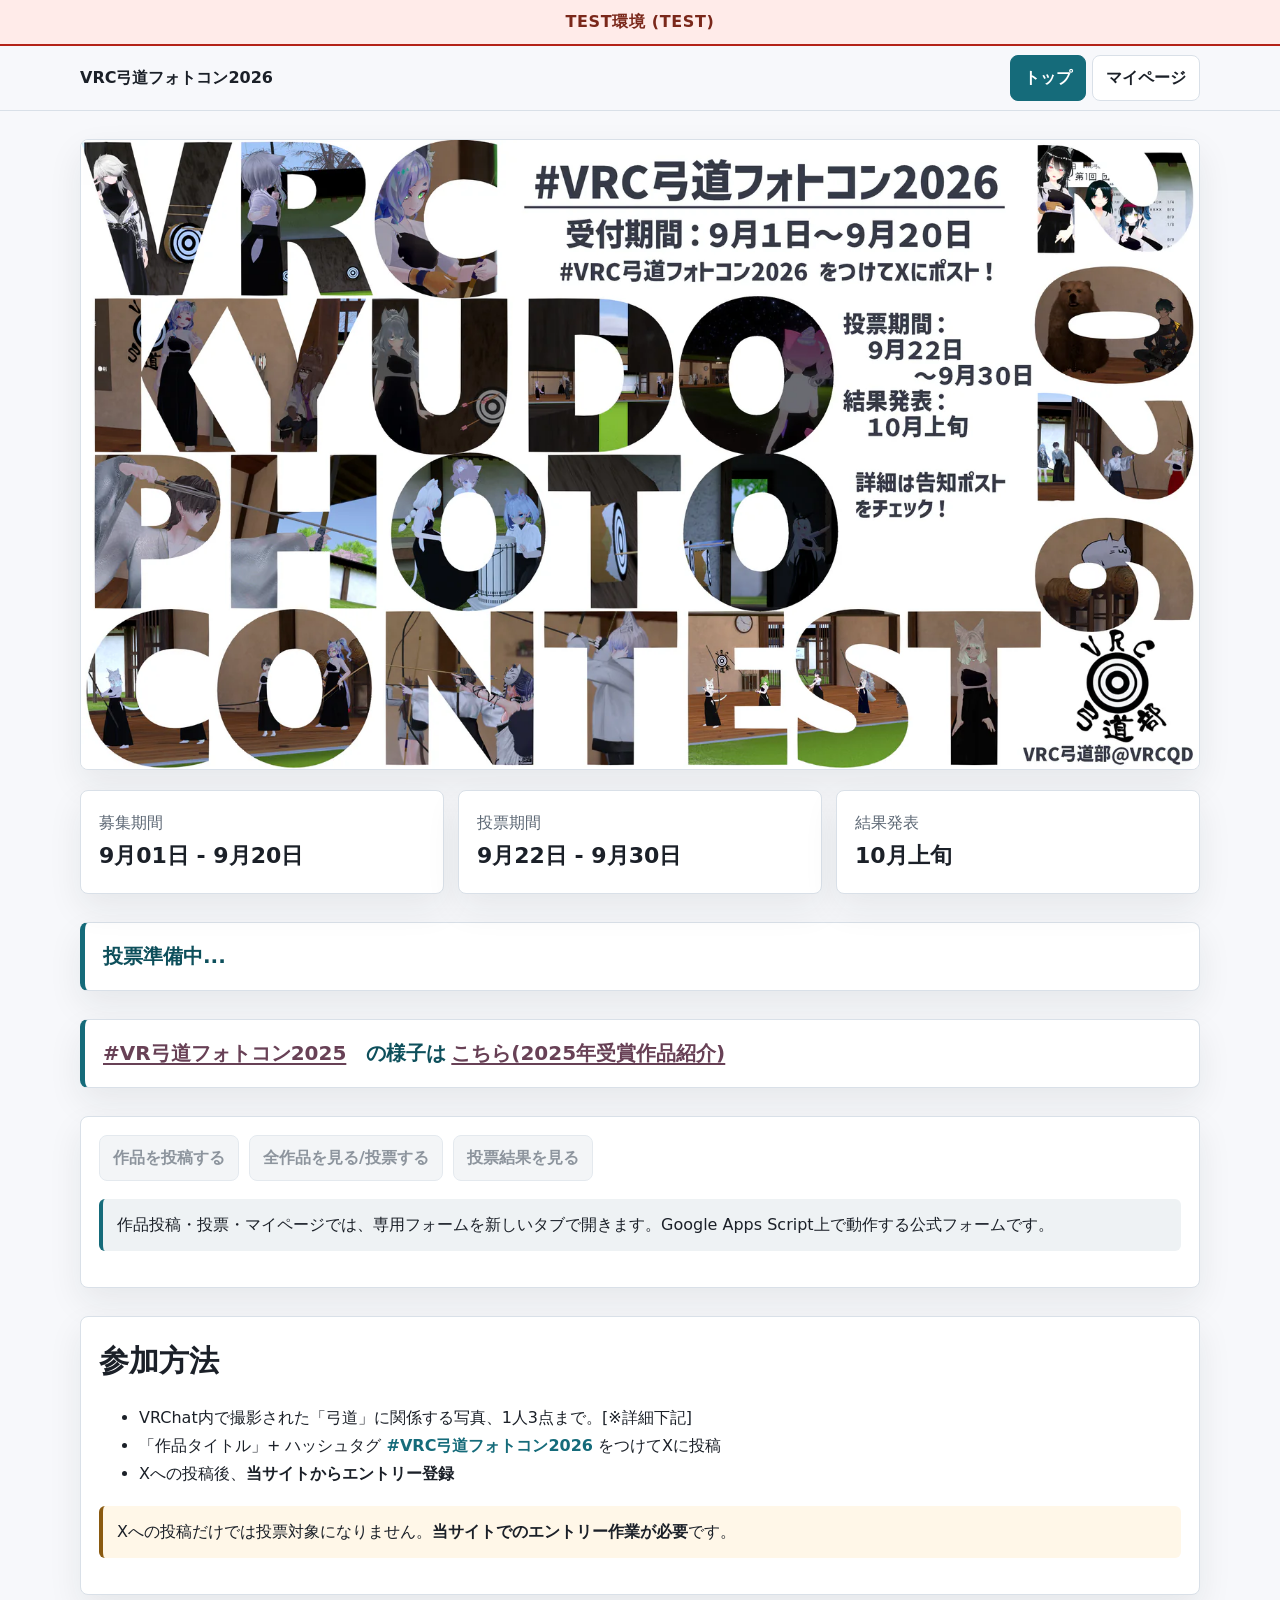
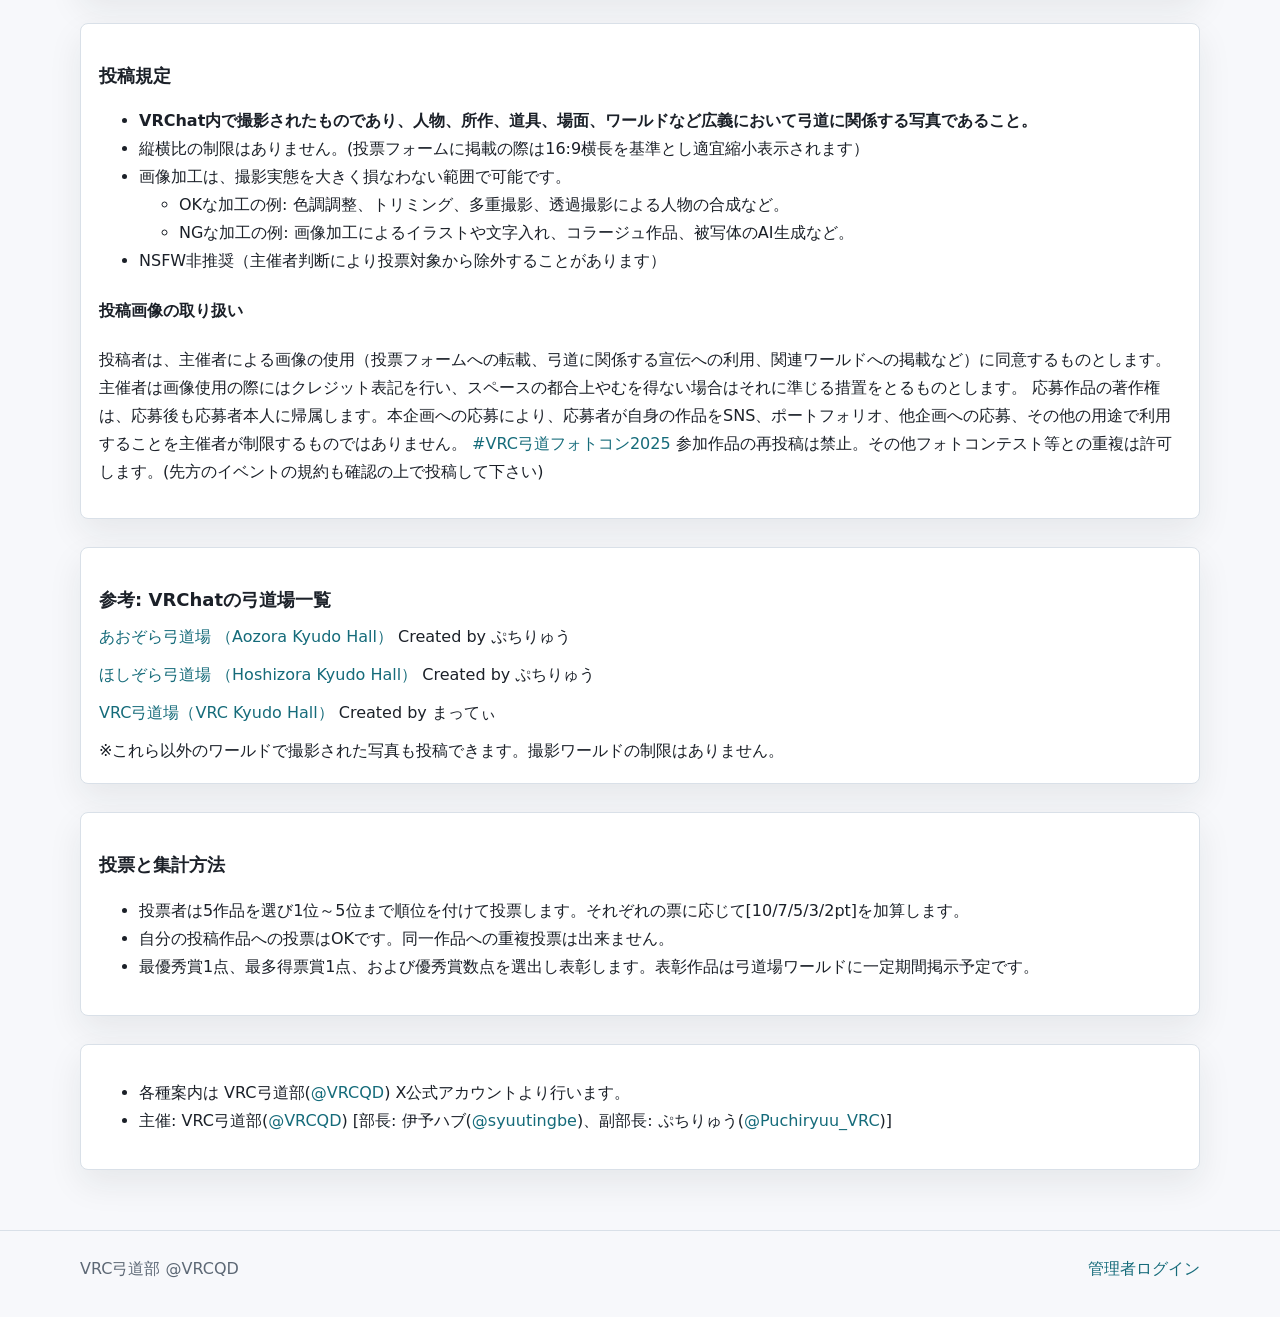
<file: index.html>
<!doctype html>
<html lang="ja" class="phase-pending">
<head>
  <meta name="robots" content="noindex,nofollow">
  <meta charset="utf-8">
  <meta name="viewport" content="width=device-width, initial-scale=1">
  <link rel="canonical" href="https://puchiryuuvrc.github.io/QDPhoto2026-Pages-Test/">
  <meta property="og:locale" content="ja_JP">
  <meta property="og:type" content="website">
  <meta property="og:site_name" content="VRC弓道フォトコン2026">
  <meta property="og:title" content="VRC弓道フォトコン2026">
  <meta property="og:description" content="VRChat内で撮影した弓道に関する写真コンテスト。作品受付は9月1日から20日、投票は9月22日から30日です。">
  <meta property="og:url" content="https://puchiryuuvrc.github.io/QDPhoto2026-Pages-Test/">
  <meta property="og:image" content="https://puchiryuuvrc.github.io/QDPhoto2026-Pages-Test/assets/social-card-2026.jpg">
  <meta property="og:image:type" content="image/jpeg">
  <meta property="og:image:width" content="1200">
  <meta property="og:image:height" content="630">
  <meta property="og:image:alt" content="VRC弓道フォトコン2026の開催告知画像">
  <meta name="twitter:card" content="summary_large_image">
  <meta name="twitter:site" content="@VRCQD">
  <meta name="twitter:title" content="VRC弓道フォトコン2026">
  <meta name="twitter:description" content="VRChat内で撮影した弓道に関する写真コンテスト。作品受付は9月1日から20日、投票は9月22日から30日です。">
  <meta name="twitter:image" content="https://puchiryuuvrc.github.io/QDPhoto2026-Pages-Test/assets/social-card-2026.jpg">
  <meta name="twitter:image:alt" content="VRC弓道フォトコン2026の開催告知画像">
  <title>VRC弓道フォトコン2026</title>
  <meta name="description" content="VRC弓道フォトコン2026の公式案内ページです。作品投稿、作品一覧、投票、結果発表への入口を掲載しています。">
  <link rel="icon" type="image/png" href="assets/vrcqd-logo.png">
  <link rel="stylesheet" href="assets/styles.css?v=20260829-integrity1">
  <script src="assets/site-phase-config.js?v=20260829-integrity1"></script>
  <script src="assets/site-phase.js?v=20260829-phase-label1" defer></script>
</head>
<body><div id="testEnvironmentBanner" class="test-environment-banner" role="status">TEST環境 (TEST)</div>
  <header class="site-header">
    <div class="header-inner">
      <a class="brand" href="./">VRC弓道フォトコン2026</a>
      <nav class="nav" aria-label="主要メニュー">
        <a href="./" aria-current="page" data-phase-link="headerTop">トップ</a>
        <a href="https://script.google.com/macros/s/AKfycbwboX84w3tKqa4X1HfavQKS3Mtle6kLjFK2cM_atG5vRsBxDMOIy7jPRFaanUph2ZFs/exec?page=mypage" target="_blank" rel="noopener" data-phase-link="headerMypage">マイページ</a>
      </nav>
    </div>
  </header>

  <main class="shell">
    <h1 class="visually-hidden">VRC弓道フォトコン2026</h1>
    <section class="hero-image" aria-label="メイン告知画像">
      <img src="assets/main-visual-2026.webp" alt="VRC弓道フォトコン告知画像" width="1600" height="900" decoding="async" fetchpriority="high">
    </section>

    <section class="grid three schedule" aria-label="開催スケジュール">
      <article class="card">
        <span class="muted">募集期間</span>
        <strong>9月01日 - 9月20日</strong>
      </article>
      <article class="card">
        <span class="muted">投票期間</span>
        <strong>9月22日 - 9月30日</strong>
      </article>
      <article class="card">
        <span class="muted">結果発表</span>
        <strong>10月上旬</strong>
      </article>
    </section>

    <section class="section phase-status card" aria-live="polite">
      <p class="phase-status-message" data-phase-status></p>
    </section>

    <section class="section phase-status card" aria-label="昨年の開催">
      <p class="phase-status-message"><a href="https://x.com/search?q=%23VR%E5%BC%93%E9%81%93%E3%83%95%E3%82%A9%E3%83%88%E3%82%B32025&amp;src=typed_query&amp;f=live" target="_blank" rel="noopener">#VR弓道フォトコン2025</a>　の様子は<a href="https://sites.google.com/view/vrchat2025result/" target="_blank" rel="noopener">こちら(2025年受賞作品紹介)</a></p>
    </section>

    <section class="section card">
      <div class="actions">
        <a class="button primary" href="https://script.google.com/macros/s/AKfycbwboX84w3tKqa4X1HfavQKS3Mtle6kLjFK2cM_atG5vRsBxDMOIy7jPRFaanUph2ZFs/exec?page=submit" target="_blank" rel="noopener" data-phase-link="menuSubmit">作品を投稿する</a>
        <a class="button" href="entries.html" data-phase-link="menuEntries">全作品を見る/投票する</a>
        <a class="button" href="results.html" data-phase-link="menuResults">投票結果を見る</a>
      </div>
      <p class="notice">作品投稿・投票・マイページでは、専用フォームを新しいタブで開きます。Google Apps Script上で動作する公式フォームです。</p>
    </section>

    <section class="section card">
      <h2>参加方法</h2>
      <ul>
        <li>VRChat内で撮影された「弓道」に関係する写真、1人3点まで。[※詳細下記]</li>
        <li>「作品タイトル」+ ハッシュタグ <a href="https://x.com/search?q=%23VRC%E5%BC%93%E9%81%93%E3%83%95%E3%82%A9%E3%83%88%E3%82%B3%E3%83%B32026&src=typed_query&f=live" target="_blank" rel="noopener"><strong>#VRC弓道フォトコン2026</strong></a> をつけてXに投稿</li>
        <li>Xへの投稿後、<strong>当サイトからエントリー登録</strong></li>
      </ul>
      <p class="notice warning">Xへの投稿だけでは投票対象になりません。<strong>当サイトでのエントリー作業が必要</strong>です。</p>
    </section>

    <section class="section card">
      <h3>投稿規定</h3>
      <ul>
        <li><strong>VRChat内で撮影されたものであり、人物、所作、道具、場面、ワールドなど広義において弓道に関係する写真であること。</strong></li>
        <li>縦横比の制限はありません。(投票フォームに掲載の際は16:9横長を基準とし適宜縮小表示されます）</li>
        <li>画像加工は、撮影実態を大きく損なわない範囲で可能です。
          <ul>
            <li>OKな加工の例: 色調調整、トリミング、多重撮影、透過撮影による人物の合成など。</li>
            <li>NGな加工の例: 画像加工によるイラストや文字入れ、コラージュ作品、被写体のAI生成など。</li>
          </ul>
        </li>
        <li>NSFW非推奨（主催者判断により投票対象から除外することがあります）</li>
      </ul>
      <h4>投稿画像の取り扱い</h4>
      <p>投稿者は、主催者による画像の使用（投票フォームへの転載、弓道に関係する宣伝への利用、関連ワールドへの掲載など）に同意するものとします。主催者は画像使用の際にはクレジット表記を行い、スペースの都合上やむを得ない場合はそれに準じる措置をとるものとします。
      応募作品の著作権は、応募後も応募者本人に帰属します。本企画への応募により、応募者が自身の作品をSNS、ポートフォリオ、他企画への応募、その他の用途で利用することを主催者が制限するものではありません。
      <a href="https://x.com/search?q=%23VRC%E5%BC%93%E9%81%93%E3%83%95%E3%82%A9%E3%83%88%E3%82%B3%E3%83%B32025&src=typed_query&f=live" target="_blank" rel="noopener">#VRC弓道フォトコン2025</a> 参加作品の再投稿は禁止。その他フォトコンテスト等との重複は許可します。(先方のイベントの規約も確認の上で投稿して下さい)</p>
    </section>

    <section class="section card">
      <h3>参考: VRChatの弓道場一覧</h3>
      <div class="world-list">
        <p><a href="https://vrchat.com/home/world/wrld_534d7786-788f-48de-b32c-45bdc21d75fd/info" target="_blank" rel="noopener">あおぞら弓道場 （Aozora Kyudo Hall）</a> Created by ぷちりゅう</p>
        <p><a href="https://vrchat.com/home/world/wrld_6ec10459-66b8-484f-930c-17bdf3ffb8c5/info" target="_blank" rel="noopener">ほしぞら弓道場 （Hoshizora Kyudo Hall）</a> Created by ぷちりゅう</p>
        <p><a href="https://vrchat.com/home/world/wrld_0fbaf443-5374-46e5-ba5d-27de3dc88ee3/info" target="_blank" rel="noopener">VRC弓道場（VRC Kyudo Hall）</a> Created by まってぃ</p>
        <p>※これら以外のワールドで撮影された写真も投稿できます。撮影ワールドの制限はありません。</p>
      </div>
    </section>

    <section class="section card">
      <h3>投票と集計方法</h3>
      <ul>
        <li>投票者は5作品を選び1位～5位まで順位を付けて投票します。それぞれの票に応じて[10/7/5/3/2pt]を加算します。</li>
        <li>自分の投稿作品への投票はOKです。同一作品への重複投票は出来ません。</li>
        <li>最優秀賞1点、最多得票賞1点、および優秀賞数点を選出し表彰します。表彰作品は弓道場ワールドに一定期間掲示予定です。</li>
      </ul>
    </section>

    <section class="section card">
      <ul>
        <li>各種案内は VRC弓道部(<a href="https://x.com/VRCQD" target="_blank" rel="noopener">@VRCQD</a>) X公式アカウントより行います。</li>
        <li>主催: VRC弓道部(<a href="https://x.com/VRCQD" target="_blank" rel="noopener">@VRCQD</a>) [部長: 伊予ハブ(<a href="https://x.com/syuutingbe" target="_blank" rel="noopener">@syuutingbe</a>)、副部長: ぷちりゅう(<a href="https://x.com/Puchiryuu_VRC" target="_blank" rel="noopener">@Puchiryuu_VRC</a>)]</li>
      </ul>
    </section>

  </main>

  <footer class="footer">
    <div class="footer-inner">
      <span>VRC弓道部 @VRCQD</span>
      <a href="https://script.google.com/macros/s/AKfycbwboX84w3tKqa4X1HfavQKS3Mtle6kLjFK2cM_atG5vRsBxDMOIy7jPRFaanUph2ZFs/exec?page=admin" target="_blank" rel="noopener" data-app-page="admin">管理者ログイン</a>
    </div>
  </footer>
</body>
</html>
</file>
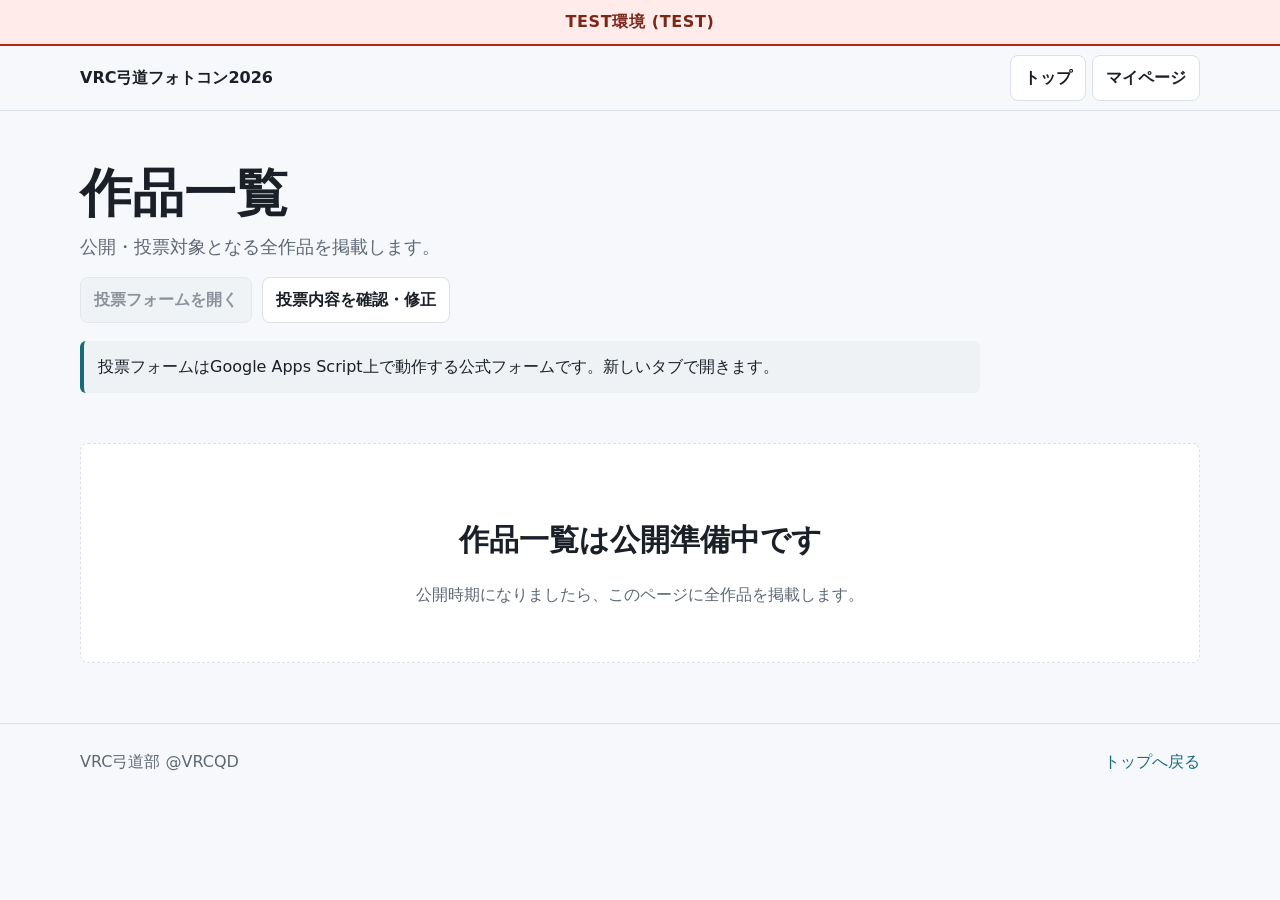
<file: entries-preview.html>
<!doctype html>
<html lang="ja" class="phase-pending">
<head>
  <meta name="robots" content="noindex,nofollow">
  <meta charset="utf-8">
  <meta name="viewport" content="width=device-width, initial-scale=1">
  <title>作品一覧 | VRC弓道フォトコン2026</title>
  <meta name="description" content="VRC弓道フォトコン2026の作品一覧ページです。">
  <link rel="icon" type="image/png" href="assets/vrcqd-logo.png">
  <link rel="stylesheet" href="assets/styles.css?v=20260829-integrity1">
  <script src="assets/site-phase-config.js?v=20260829-integrity1"></script>
  <script src="assets/site-phase.js?v=20260829-phase-label1" defer></script>
</head>
<body><div id="testEnvironmentBanner" class="test-environment-banner" role="status">TEST環境 (TEST)</div>
  <header class="site-header">
    <div class="header-inner">
      <a class="brand" href="./">VRC弓道フォトコン2026</a>
      <nav class="nav" aria-label="主要メニュー">
        <a href="./" data-phase-link="headerTop">トップ</a>
        <a href="https://script.google.com/macros/s/AKfycbwboX84w3tKqa4X1HfavQKS3Mtle6kLjFK2cM_atG5vRsBxDMOIy7jPRFaanUph2ZFs/exec?page=mypage" target="_blank" rel="noopener" data-phase-link="headerMypage">マイページ</a>
      </nav>
    </div>
  </header>

  <main class="shell">
    <section class="intro">
      <h1>作品一覧</h1>
      <p class="lead">公開・投票対象となる全作品を掲載します。</p>
      <div class="actions">
        <a class="button primary" href="https://script.google.com/macros/s/AKfycbwboX84w3tKqa4X1HfavQKS3Mtle6kLjFK2cM_atG5vRsBxDMOIy7jPRFaanUph2ZFs/exec?page=vote" target="_blank" rel="noopener" data-phase-link="vote">投票フォームを開く</a>
        <a class="button" href="https://script.google.com/macros/s/AKfycbwboX84w3tKqa4X1HfavQKS3Mtle6kLjFK2cM_atG5vRsBxDMOIy7jPRFaanUph2ZFs/exec?page=mypage" target="_blank" rel="noopener" data-phase-link="headerMypage">投票内容を確認・修正</a>
      </div>
      <p class="notice">投票フォームはGoogle Apps Script上で動作する公式フォームです。新しいタブで開きます。</p>
    </section>

    <section class="section">
      <div class="entry-placeholder">
        <div>
          <h2>作品一覧は公開準備中です</h2>
          <p class="muted">公開時期になりましたら、このページに全作品を掲載します。</p>
        </div>
      </div>
    </section>
  </main>

  <footer class="footer">
    <div class="footer-inner">
      <span>VRC弓道部 @VRCQD</span>
      <a href="./">トップへ戻る</a>
    </div>
  </footer>
</body>
</html>
</file>
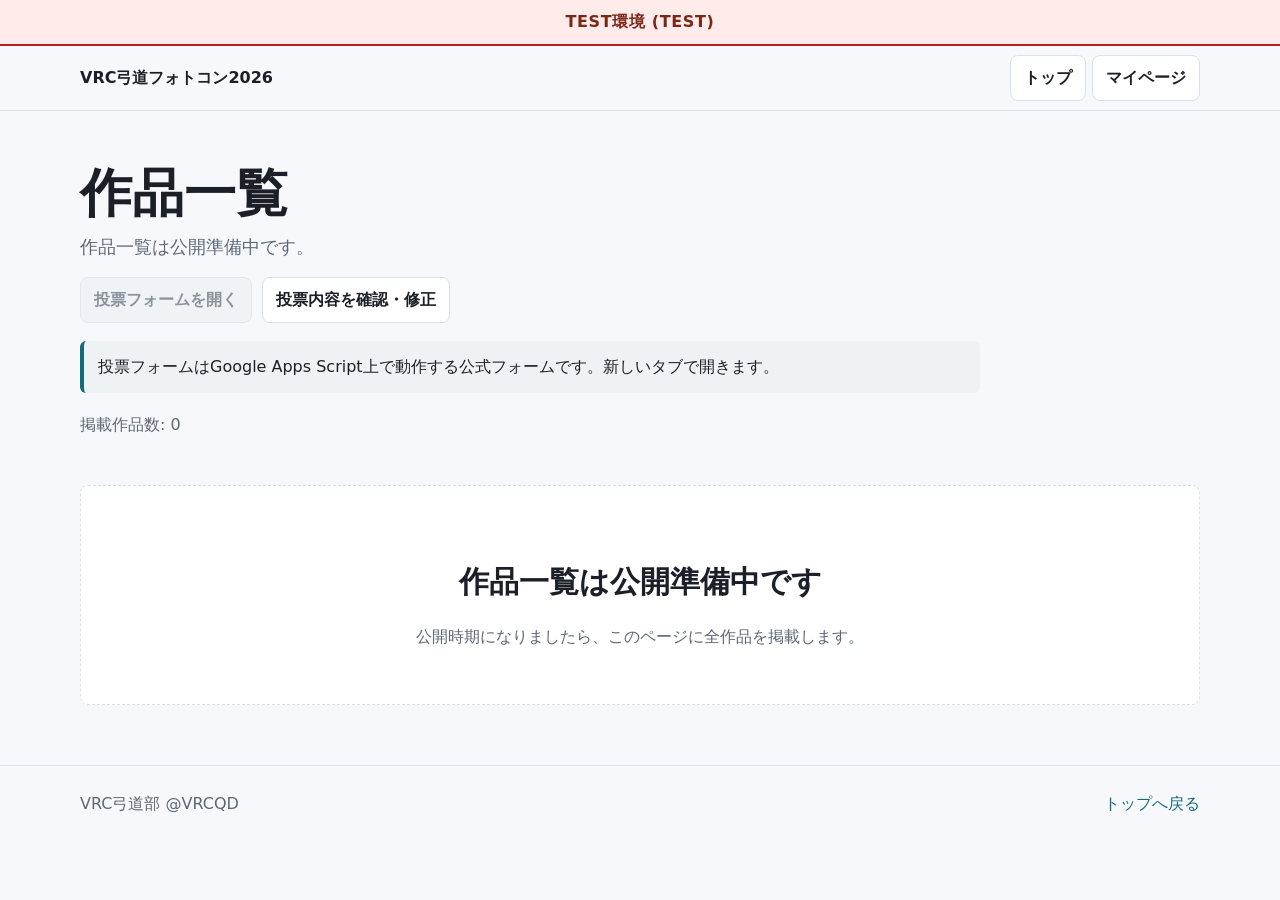
<file: entries.html>
<!doctype html>
<html lang="ja" class="phase-pending">
<head>
  <meta name="robots" content="noindex,nofollow">
  <meta charset="utf-8">
  <meta name="viewport" content="width=device-width, initial-scale=1">
  <title>作品一覧 | VRC弓道フォトコン2026</title>
  <meta name="description" content="VRC弓道フォトコン2026の作品一覧ページです。">
  <link rel="icon" type="image/png" href="assets/vrcqd-logo.png">
  <link rel="stylesheet" href="assets/styles.css?v=20260829-integrity1">
  <script src="assets/site-phase-config.js?v=20260829-integrity1"></script>
  <script src="assets/site-phase.js?v=20260829-phase-label1" defer></script>
</head>
<body><div id="testEnvironmentBanner" class="test-environment-banner" role="status">TEST環境 (TEST)</div>
  <header class="site-header">
    <div class="header-inner">
      <a class="brand" href="./">VRC弓道フォトコン2026</a>
      <nav class="nav" aria-label="主要メニュー">
        <a href="./" data-phase-link="headerTop">トップ</a>
        <a href="https://script.google.com/macros/s/AKfycbwboX84w3tKqa4X1HfavQKS3Mtle6kLjFK2cM_atG5vRsBxDMOIy7jPRFaanUph2ZFs/exec?page=mypage" target="_blank" rel="noopener" data-phase-link="headerMypage">マイページ</a>
      </nav>
    </div>
  </header>

  <main class="shell">
    <section class="intro">
      <h1>作品一覧</h1>
      <p class="lead">作品一覧は公開準備中です。</p>
      <div class="actions">
        <a class="button primary" href="https://script.google.com/macros/s/AKfycbwboX84w3tKqa4X1HfavQKS3Mtle6kLjFK2cM_atG5vRsBxDMOIy7jPRFaanUph2ZFs/exec?page=vote" target="_blank" rel="noopener" data-phase-link="vote">投票フォームを開く</a>
        <a class="button" href="https://script.google.com/macros/s/AKfycbwboX84w3tKqa4X1HfavQKS3Mtle6kLjFK2cM_atG5vRsBxDMOIy7jPRFaanUph2ZFs/exec?page=mypage" target="_blank" rel="noopener" data-phase-link="headerMypage">投票内容を確認・修正</a>
      </div>
      <p class="notice">投票フォームはGoogle Apps Script上で動作する公式フォームです。新しいタブで開きます。</p>
      <p class="muted">掲載作品数: 0</p>
    </section>

    <section class="section">
      <div class="entry-placeholder"><div><h2>作品一覧は公開準備中です</h2><p class="muted">公開時期になりましたら、このページに全作品を掲載します。</p></div></div>
    </section>
  </main>

  <footer class="footer">
    <div class="footer-inner">
      <span>VRC弓道部 @VRCQD</span>
      <a href="./">トップへ戻る</a>
    </div>
  </footer>
</body>
</html>
</file>
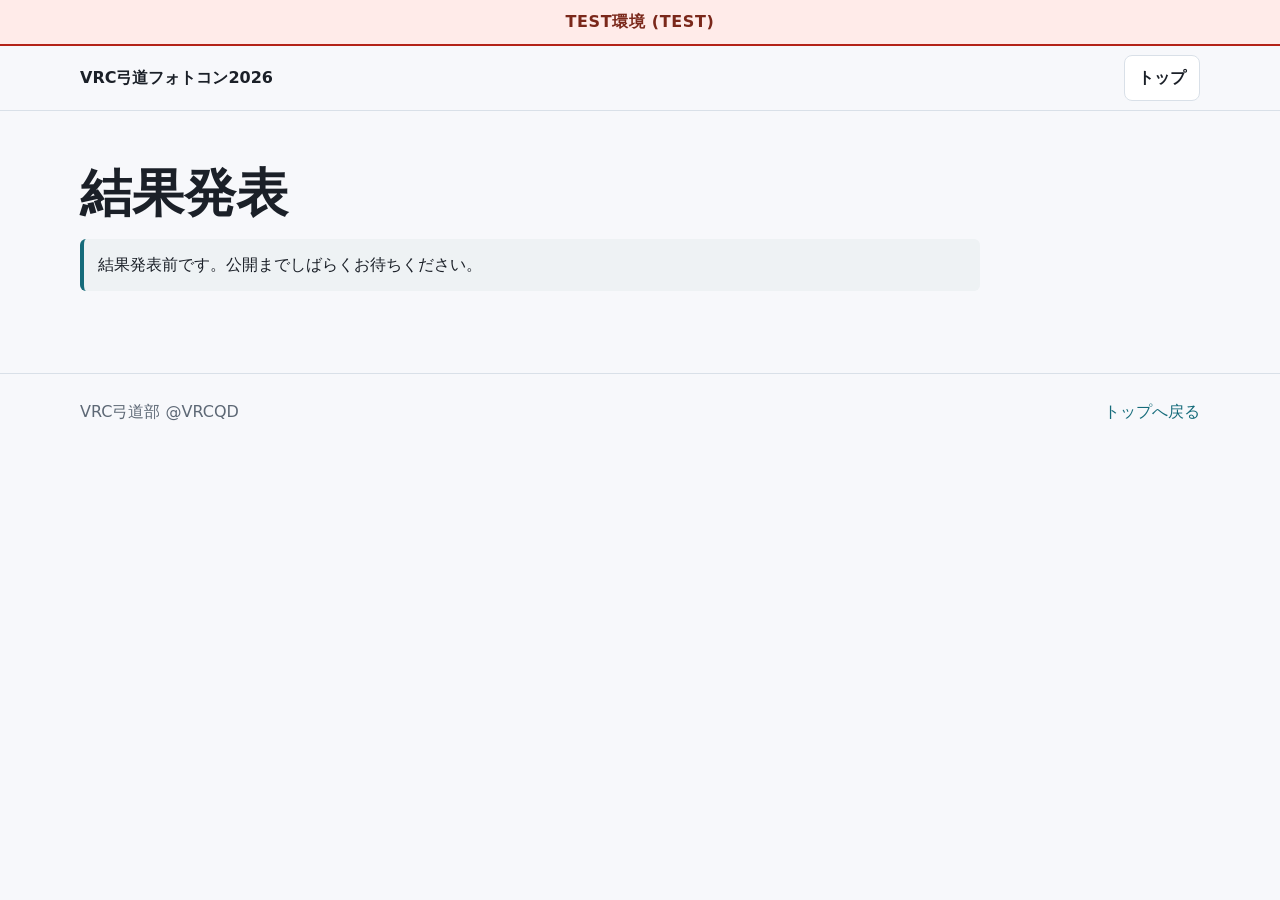
<file: results.html>
<!doctype html>
<html lang="ja" class="phase-pending"><head><meta name="robots" content="noindex,nofollow"><meta charset="utf-8"><meta name="viewport" content="width=device-width, initial-scale=1"><meta name="result-template-version" content="20260829-unique-award-count1"><title>結果発表 | VRC弓道フォトコン2026</title><link rel="icon" type="image/png" href="assets/vrcqd-logo.png"><link rel="stylesheet" href="assets/styles.css?v=20260829-integrity1"><script src="assets/site-phase-config.js?v=20260829-integrity1"></script><script src="assets/site-phase.js?v=20260829-phase-label1" defer></script></head><body data-result-placeholder="true"><div id="testEnvironmentBanner" class="test-environment-banner" role="status">TEST環境 (TEST)</div><header class="site-header"><div class="header-inner"><a class="brand" href="./">VRC弓道フォトコン2026</a><nav class="nav"><a href="./">トップ</a></nav></div></header><main class="shell"><section class="intro"><h1>結果発表</h1><p class="notice">結果発表前です。公開までしばらくお待ちください。</p></section></main><footer class="footer"><div class="footer-inner"><span>VRC弓道部 @VRCQD</span><a href="./">トップへ戻る</a></div></footer></body></html>
</file>
<file: assets/styles.css>
:root {
  --bg: #f7f8fb;
  --surface: #ffffff;
  --surface-2: #eef2f4;
  --text: #1b2028;
  --muted: #5d6875;
  --line: #d9e0e8;
  --primary: #156b7a;
  --primary-strong: #0d4f5b;
  --accent: #684156;
  --accent-soft: #f3eaf0;
  --warning: #8a5a10;
  --shadow: 0 14px 34px rgba(27, 32, 40, 0.08);
}

* { box-sizing: border-box; }

body {
  margin: 0;
  background: var(--bg);
  color: var(--text);
  font: 16px/1.75 system-ui, -apple-system, BlinkMacSystemFont, "Segoe UI", sans-serif;
}

.test-environment-banner {
  position: relative;
  z-index: 20;
  border-bottom: 2px solid #b42318;
  background: #ffebe9;
  color: #7a271a;
  padding: 8px 16px;
  font-weight: 800;
  text-align: center;
  letter-spacing: 0.04em;
}

a { color: var(--primary); text-decoration: none; }
a:hover { text-decoration: underline; }
a:focus-visible, button:focus-visible, input:focus-visible, textarea:focus-visible, select:focus-visible {
  outline: 3px solid #f0a92f;
  outline-offset: 2px;
}

.visually-hidden {
  position: absolute;
  width: 1px;
  height: 1px;
  padding: 0;
  margin: -1px;
  overflow: hidden;
  clip: rect(0, 0, 0, 0);
  clip-path: inset(50%);
  white-space: nowrap;
  border: 0;
}

.site-header {
  position: sticky;
  top: 0;
  z-index: 10;
  background: rgba(247, 248, 251, 0.94);
  backdrop-filter: blur(14px);
  border-bottom: 1px solid var(--line);
}

.header-inner,
.shell {
  width: min(1120px, calc(100% - 32px));
  margin: 0 auto;
}

.header-inner {
  min-height: 64px;
  display: flex;
  align-items: center;
  justify-content: space-between;
  gap: 18px;
}

.brand {
  color: var(--text);
  font-weight: 800;
  white-space: nowrap;
}

.nav {
  display: flex;
  flex-wrap: wrap;
  justify-content: flex-end;
  gap: 6px;
}

.nav a,
.button {
  display: inline-flex;
  align-items: center;
  justify-content: center;
  min-height: 40px;
  padding: 8px 13px;
  border: 1px solid var(--line);
  border-radius: 8px;
  background: var(--surface);
  color: var(--text);
  font-weight: 600;
  text-decoration: none;
}

.nav a[aria-current="page"],
.button.primary {
  background: var(--primary);
  border-color: var(--primary);
  color: #fff;
}

.nav a.disabled,
.button.disabled,
.phase-pending [data-phase-link]:not([data-phase-link="headerTop"]):not([data-phase-link="headerMypage"]) {
  background: var(--surface-2);
  border-color: var(--line);
  color: var(--muted);
  cursor: not-allowed;
  opacity: 0.7;
  pointer-events: none;
}

.button.accent {
  background: var(--accent);
  border-color: var(--accent);
  color: #fff;
}

.shell { padding: 28px 0 60px; }

.hero-image {
  overflow: hidden;
  border: 1px solid var(--line);
  border-radius: 8px;
  background: #fff;
  box-shadow: var(--shadow);
}

.hero-image img {
  display: block;
  width: 100%;
  height: auto;
}

.hero-image + .schedule {
  margin-top: 20px;
}

.intro {
  max-width: 900px;
  padding: 26px 0 4px;
}

h1 {
  margin: 0 0 10px;
  font-size: clamp(30px, 5vw, 52px);
  line-height: 1.08;
  letter-spacing: 0;
}

h2 {
  margin: 32px 0 14px;
  font-size: clamp(22px, 3vw, 30px);
  letter-spacing: 0;
}

.section > h2:first-child,
.card > h2:first-child {
  margin-top: 0;
}

h3 {
  margin: 18px 0 8px;
  font-size: 18px;
}

p { margin: 0 0 14px; }

.lead {
  color: var(--muted);
  font-size: 18px;
}

.muted { color: var(--muted); }

.grid {
  display: grid;
  gap: 14px;
}

.grid.three { grid-template-columns: repeat(3, minmax(0, 1fr)); }
.grid.two { grid-template-columns: repeat(2, minmax(0, 1fr)); }

.card {
  padding: 18px;
  border: 1px solid var(--line);
  border-radius: 8px;
  background: var(--surface);
  box-shadow: var(--shadow);
}

.schedule strong {
  display: block;
  font-size: 22px;
}

.actions {
  display: flex;
  flex-wrap: wrap;
  gap: 10px;
  align-items: center;
}

.notice {
  margin: 18px 0;
  padding: 12px 14px;
  border-left: 4px solid var(--primary);
  border-radius: 6px;
  background: var(--surface-2);
}

.notice.warning {
  border-left-color: var(--warning);
  background: #fff7e8;
}

.section {
  margin-top: 28px;
}

.phase-status {
  padding: 16px 18px;
  border-left: 5px solid var(--primary);
  background: var(--surface);
}

.phase-status-message {
  margin: 0;
  color: var(--primary-strong);
  font-size: 20px;
  font-weight: 800;
}

.phase-status-message a {
  color: var(--accent);
  text-decoration: underline;
  text-decoration-thickness: 2px;
  text-underline-offset: 3px;
}

.phase-status-message a:hover,
.phase-status-message a:focus-visible {
  color: var(--text);
}

.phase-status-message a + a {
  margin-left: 0.25em;
}

.world-list {
  display: grid;
  gap: 10px;
}

.world-list p { margin: 0; }

.entry-placeholder,
.result-placeholder {
  min-height: 220px;
  display: grid;
  place-items: center;
  text-align: center;
  background: var(--surface);
  border: 1px dashed var(--line);
  border-radius: 8px;
}

.footer {
  border-top: 1px solid var(--line);
  padding: 24px 0 34px;
  color: var(--muted);
}

.footer-inner {
  width: min(1120px, calc(100% - 32px));
  margin: 0 auto;
  display: flex;
  flex-wrap: wrap;
  justify-content: space-between;
  gap: 12px;
}

@media (max-width: 760px) {
  .header-inner {
    align-items: flex-start;
    flex-direction: column;
    padding: 12px 0;
  }

  .nav { justify-content: flex-start; }
  .grid.two,
  .grid.three { grid-template-columns: 1fr; }
  .actions { align-items: stretch; flex-direction: column; }
  .button { width: 100%; }
}
</file>
